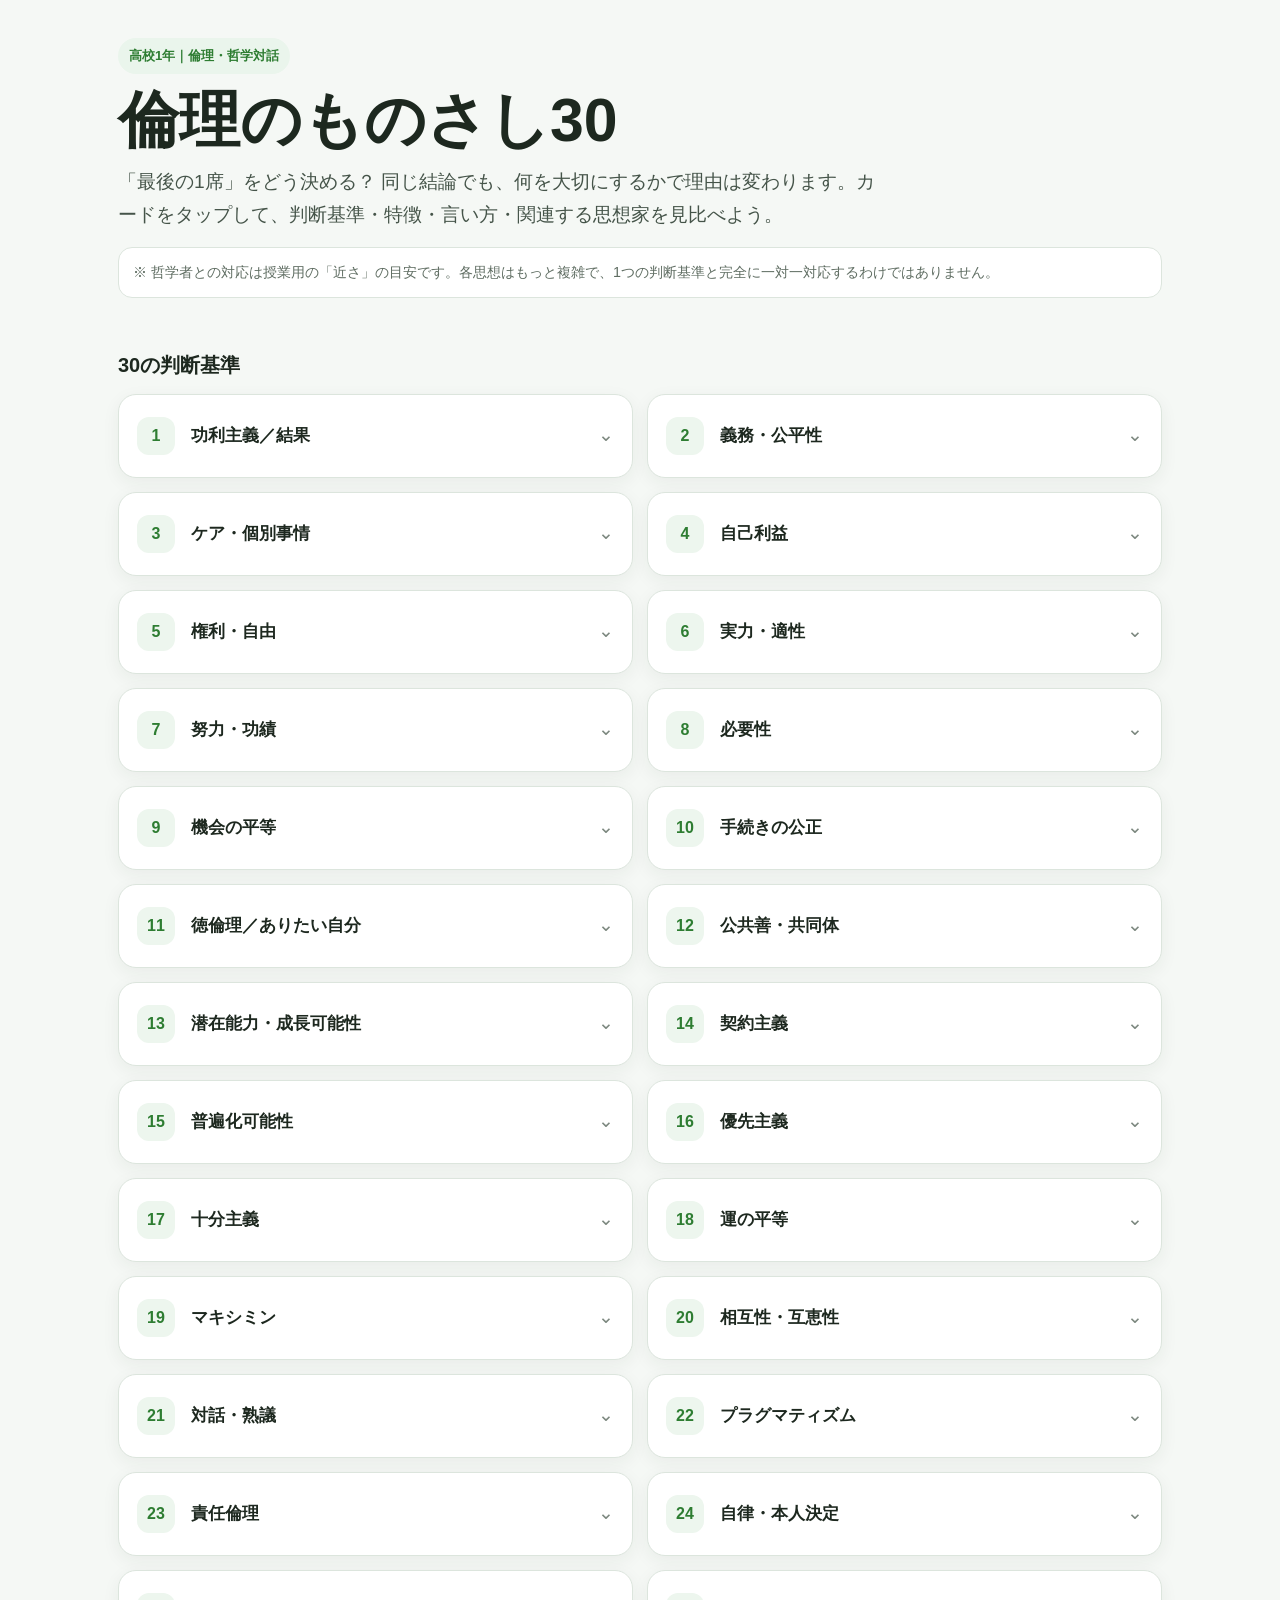
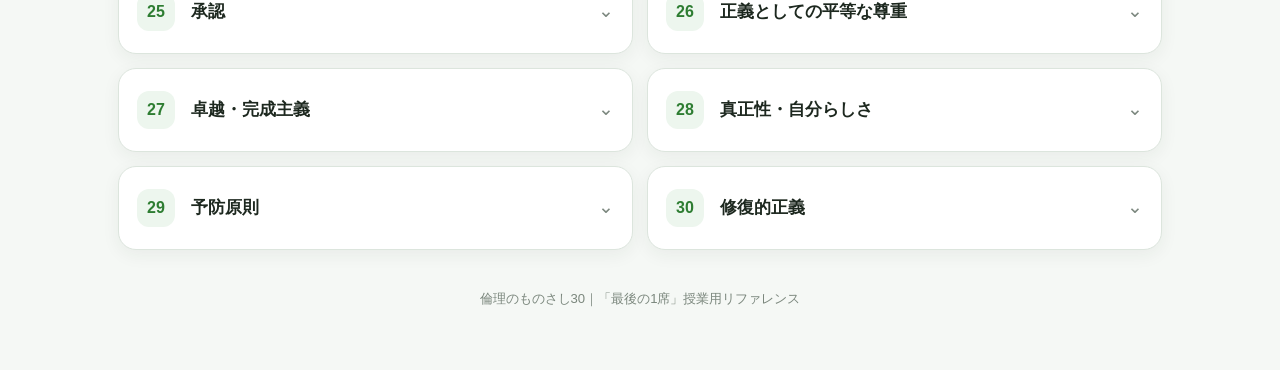
<file: index.html>
<!doctype html><html lang="ja"><head><meta charset="utf-8"><meta name="viewport" content="width=device-width,initial-scale=1,viewport-fit=cover"><meta name="theme-color" content="#f5f8f5"><title>倫理のものさし30｜最後の1席</title><style>
:root{--bg:#f5f8f5;--card:#fff;--ink:#1d281f;--sub:#5f6d62;--green:#2e7d32;--line:#dce5dd;--soft:#edf6ee;--blue:#eef4fb}*{box-sizing:border-box}body{margin:0;font-family:-apple-system,BlinkMacSystemFont,"Hiragino Sans","Yu Gothic",Meiryo,sans-serif;background:var(--bg);color:var(--ink);line-height:1.7}.wrap{max-width:1080px;margin:auto;padding:0 18px 60px}.hero{padding:38px 0 22px}.badge{display:inline-block;background:#eaf5ec;color:var(--green);font-weight:800;padding:7px 11px;border-radius:999px;font-size:.82rem}h1{font-size:clamp(2rem,7vw,3.8rem);line-height:1.08;margin:14px 0 12px}.lead{color:#455449;font-size:clamp(1rem,2.4vw,1.2rem);max-width:760px;margin:0}.note{margin-top:16px;background:#fff;border:1px solid var(--line);padding:12px 14px;border-radius:14px;color:var(--sub);font-size:.9rem}h2{font-size:1.25rem;margin:28px 0 12px}.grid{display:grid;grid-template-columns:repeat(2,minmax(0,1fr));gap:14px}details{background:var(--card);border:1px solid var(--line);border-radius:18px;overflow:hidden;box-shadow:0 5px 18px rgba(28,55,34,.06)}summary{list-style:none;padding:17px 18px;cursor:pointer;display:grid;grid-template-columns:42px 1fr auto;gap:12px;align-items:center;min-height:82px}summary::-webkit-details-marker{display:none}.num{width:38px;height:38px;border-radius:12px;background:var(--soft);color:var(--green);display:grid;place-items:center;font-weight:900}.title{font-weight:900;font-size:1.05rem;line-height:1.4}.arrow{color:#7c887f;font-size:1.2rem}.body{border-top:1px solid var(--line);padding:15px 16px 17px;display:grid;gap:10px}.box{padding:12px 13px;border-radius:13px}.feature{background:#f5f7f5}.example{background:var(--soft)}.thinker{background:var(--blue)}.box b{display:block;font-size:.8rem;color:var(--sub);margin-bottom:3px}.box p{margin:0;font-size:.95rem}.footer{margin-top:38px;text-align:center;color:#7b877d;font-size:.82rem}@media(max-width:700px){.wrap{padding-left:14px;padding-right:14px}.hero{padding-top:24px}.grid{grid-template-columns:1fr;gap:10px}summary{padding:15px;min-height:74px}.body{padding:13px}.title{font-size:1rem}}
</style></head><body><main class="wrap"><header class="hero"><span class="badge">高校1年｜倫理・哲学対話</span><h1>倫理のものさし30</h1><p class="lead">「最後の1席」をどう決める？ 同じ結論でも、何を大切にするかで理由は変わります。カードをタップして、判断基準・特徴・言い方・関連する思想家を見比べよう。</p><div class="note">※ 哲学者との対応は授業用の「近さ」の目安です。各思想はもっと複雑で、1つの判断基準と完全に一対一対応するわけではありません。</div></header><h2>30の判断基準</h2><section class="grid"><details><summary><span class="num">1</span><span class="title">功利主義／結果</span><span class="arrow">⌄</span></summary><div class="body"><div class="box feature"><b>特徴</b><p>行為の結果を重視し、より多くの人の幸福や利益が増える選択を考える。</p></div><div class="box example"><b>「最後の1席」なら、こんなふうに言う</b><p>「Aさんが参加した方がイベント全体がよくなるなら、Aさんを選んだ方がいい。」</p></div><div class="box thinker"><b>近い哲学者・倫理学者／思想</b><p>ベンサム、J.S.ミル</p></div></div></details><details><summary><span class="num">2</span><span class="title">義務・公平性</span><span class="arrow">⌄</span></summary><div class="body"><div class="box feature"><b>特徴</b><p>結果だけでなく、守るべき原則・義務・公平さを重視する。</p></div><div class="box example"><b>「最後の1席」なら、こんなふうに言う</b><p>「得意だからという理由だけで優先していいの？ 誰にでも公平な基準で決めるべきだ。」</p></div><div class="box thinker"><b>近い哲学者・倫理学者／思想</b><p>カント、ロールズ</p></div></div></details><details><summary><span class="num">3</span><span class="title">ケア・個別事情</span><span class="arrow">⌄</span></summary><div class="body"><div class="box feature"><b>特徴</b><p>一律のルールだけでなく、相手との関係や具体的状況を重視する。</p></div><div class="box example"><b>「最後の1席」なら、こんなふうに言う</b><p>「Bさんにとって、この1席は大きな意味をもつかもしれない。その事情も考えたい。」</p></div><div class="box thinker"><b>近い哲学者・倫理学者／思想</b><p>キャロル・ギリガン、ネル・ノディングズ</p></div></div></details><details><summary><span class="num">4</span><span class="title">自己利益</span><span class="arrow">⌄</span></summary><div class="body"><div class="box feature"><b>特徴</b><p>自分自身の利益、安全、幸福、損得を判断基準にする。</p></div><div class="box example"><b>「最後の1席」なら、こんなふうに言う</b><p>「Aさんを選んだ方が成功して、自分たちの評価も上がるならAさんがいい。」</p></div><div class="box thinker"><b>近い哲学者・倫理学者／思想</b><p>ホッブズ、シジウィック</p></div></div></details><details><summary><span class="num">5</span><span class="title">権利・自由</span><span class="arrow">⌄</span></summary><div class="body"><div class="box feature"><b>特徴</b><p>他人が簡単に侵してはいけない権利や自由、本人の選択を重視する。</p></div><div class="box example"><b>「最後の1席」なら、こんなふうに言う</b><p>「得意ではないという理由だけで、Bさんが挑戦する可能性を狭めていいの？」</p></div><div class="box thinker"><b>近い哲学者・倫理学者／思想</b><p>ロック、J.S.ミル、ノージック</p></div></div></details><details><summary><span class="num">6</span><span class="title">実力・適性</span><span class="arrow">⌄</span></summary><div class="body"><div class="box feature"><b>特徴</b><p>限られた機会を、その役割を最もよく果たせる人に配分する。</p></div><div class="box example"><b>「最後の1席」なら、こんなふうに言う</b><p>「1席しかないなら、その機会を一番生かせるAさんに渡した方がいい。」</p></div><div class="box thinker"><b>近い哲学者・倫理学者／思想</b><p>アリストテレスの配分的正義に近い</p></div></div></details><details><summary><span class="num">7</span><span class="title">努力・功績</span><span class="arrow">⌄</span></summary><div class="body"><div class="box feature"><b>特徴</b><p>能力だけでなく、これまでの努力・貢献・実績に応じて報いる。</p></div><div class="box example"><b>「最後の1席」なら、こんなふうに言う</b><p>「これまで一番努力して準備してきた人に、その1席を渡すべきでは？」</p></div><div class="box thinker"><b>近い哲学者・倫理学者／思想</b><p>アリストテレス、デイヴィッド・ミラー</p></div></div></details><details><summary><span class="num">8</span><span class="title">必要性</span><span class="arrow">⌄</span></summary><div class="body"><div class="box feature"><b>特徴</b><p>誰が最も優秀かではなく、誰がその機会を最も必要としているかを見る。</p></div><div class="box example"><b>「最後の1席」なら、こんなふうに言う</b><p>「この経験が進路を考える大きなきっかけになるBさんの方が、この機会を必要としている。」</p></div><div class="box thinker"><b>近い哲学者・倫理学者／思想</b><p>必要原理、マルクスに近い</p></div></div></details><details><summary><span class="num">9</span><span class="title">機会の平等</span><span class="arrow">⌄</span></summary><div class="body"><div class="box feature"><b>特徴</b><p>結果ではなく、挑戦できる機会そのものを公平にする。</p></div><div class="box example"><b>「最後の1席」なら、こんなふうに言う</b><p>「Aさんがすでに何度も経験しているなら、まだ経験のないBさんにもチャンスを与えたい。」</p></div><div class="box thinker"><b>近い哲学者・倫理学者／思想</b><p>ジョン・ロールズ</p></div></div></details><details><summary><span class="num">10</span><span class="title">手続きの公正</span><span class="arrow">⌄</span></summary><div class="body"><div class="box feature"><b>特徴</b><p>誰が選ばれたかだけでなく、決め方が公平で説明可能かを重視する。</p></div><div class="box example"><b>「最後の1席」なら、こんなふうに言う</b><p>「誰かが主観で決めるより、条件を満たした2人で抽選した方が公平では？」</p></div><div class="box thinker"><b>近い哲学者・倫理学者／思想</b><p>ロールズ、ハーバーマスに近い</p></div></div></details><details><summary><span class="num">11</span><span class="title">徳倫理／ありたい自分</span><span class="arrow">⌄</span></summary><div class="body"><div class="box feature"><b>特徴</b><p>何をするかだけでなく、自分はどんな人でありたいかから考える。</p></div><div class="box example"><b>「最後の1席」なら、こんなふうに言う</b><p>「公平で思いやりのある人なら、この状況でどう判断するだろう？」</p></div><div class="box thinker"><b>近い哲学者・倫理学者／思想</b><p>アリストテレス、マッキンタイア</p></div></div></details><details><summary><span class="num">12</span><span class="title">公共善・共同体</span><span class="arrow">⌄</span></summary><div class="body"><div class="box feature"><b>特徴</b><p>個人だけでなく、共同体全体にとって何が良いかを見る。</p></div><div class="box example"><b>「最後の1席」なら、こんなふうに言う</b><p>「参加した経験を学校のみんなに還元してくれる人を選ぶ方が、学校全体にはよいのでは？」</p></div><div class="box thinker"><b>近い哲学者・倫理学者／思想</b><p>アリストテレス、サンデル、マッキンタイア</p></div></div></details><details><summary><span class="num">13</span><span class="title">潜在能力・成長可能性</span><span class="arrow">⌄</span></summary><div class="body"><div class="box feature"><b>特徴</b><p>現在の能力より、その機会で何ができるようになるかを見る。</p></div><div class="box example"><b>「最後の1席」なら、こんなふうに言う</b><p>「今一番できる人より、この経験で可能性が大きく広がる人を選ぶのもよいのでは？」</p></div><div class="box thinker"><b>近い哲学者・倫理学者／思想</b><p>アマルティア・セン、マーサ・ヌスバウム</p></div></div></details><details><summary><span class="num">14</span><span class="title">契約主義</span><span class="arrow">⌄</span></summary><div class="body"><div class="box feature"><b>特徴</b><p>当事者それぞれが合理的に拒否できない原則かを考える。</p></div><div class="box example"><b>「最後の1席」なら、こんなふうに言う</b><p>「AさんにもBさんにも、納得できる理由として説明できる決め方にしよう。」</p></div><div class="box thinker"><b>近い哲学者・倫理学者／思想</b><p>T.M.スキャンロン</p></div></div></details><details><summary><span class="num">15</span><span class="title">普遍化可能性</span><span class="arrow">⌄</span></summary><div class="body"><div class="box feature"><b>特徴</b><p>同じルールを誰にでも、何度でも適用してよいかを考える。</p></div><div class="box example"><b>「最後の1席」なら、こんなふうに言う</b><p>「これから毎回『一番得意な人を選ぶ』というルールにしても、本当にいい？」</p></div><div class="box thinker"><b>近い哲学者・倫理学者／思想</b><p>カント、R.M.ヘア</p></div></div></details><details><summary><span class="num">16</span><span class="title">優先主義</span><span class="arrow">⌄</span></summary><div class="body"><div class="box feature"><b>特徴</b><p>同じ利益でも、より不利な立場の人が得る利益を重く見る。</p></div><div class="box example"><b>「最後の1席」なら、こんなふうに言う</b><p>「すでに多くの機会を得ているAさんより、機会の少ないBさんへの1席の方が価値が大きいのでは？」</p></div><div class="box thinker"><b>近い哲学者・倫理学者／思想</b><p>デレク・パーフィット</p></div></div></details><details><summary><span class="num">17</span><span class="title">十分主義</span><span class="arrow">⌄</span></summary><div class="body"><div class="box feature"><b>特徴</b><p>完全な平等より、全員が一定水準以上の機会を持てているかを見る。</p></div><div class="box example"><b>「最後の1席」なら、こんなふうに言う</b><p>「Aさんはすでに十分経験している。Bさんにも最低限の経験機会が必要では？」</p></div><div class="box thinker"><b>近い哲学者・倫理学者／思想</b><p>ハリー・フランクファートなど</p></div></div></details><details><summary><span class="num">18</span><span class="title">運の平等</span><span class="arrow">⌄</span></summary><div class="body"><div class="box feature"><b>特徴</b><p>本人が選べなかった事情で生じた不利は、できるだけ補うべきと考える。</p></div><div class="box example"><b>「最後の1席」なら、こんなふうに言う</b><p>「Bさんが能力を伸ばす機会を持てなかったのが本人のせいでないなら、考慮すべきでは？」</p></div><div class="box thinker"><b>近い哲学者・倫理学者／思想</b><p>ドゥオーキン、G.A.コーエン</p></div></div></details><details><summary><span class="num">19</span><span class="title">マキシミン</span><span class="arrow">⌄</span></summary><div class="body"><div class="box feature"><b>特徴</b><p>最も不利になる人の状態を、できるだけ良くすることを考える。</p></div><div class="box example"><b>「最後の1席」なら、こんなふうに言う</b><p>「この1席をもらえなかったとき、より不利になるのはどちらだろう？」</p></div><div class="box thinker"><b>近い哲学者・倫理学者／思想</b><p>ジョン・ロールズ</p></div></div></details><details><summary><span class="num">20</span><span class="title">相互性・互恵性</span><span class="arrow">⌄</span></summary><div class="body"><div class="box feature"><b>特徴</b><p>互いに助け合い、受け取ったものを返す関係を重視する。</p></div><div class="box example"><b>「最後の1席」なら、こんなふうに言う</b><p>「これまで学校に貢献してくれた人に、学校も機会を返すべきでは？」</p></div><div class="box thinker"><b>近い哲学者・倫理学者／思想</b><p>ロールズの互恵性など</p></div></div></details><details><summary><span class="num">21</span><span class="title">対話・熟議</span><span class="arrow">⌄</span></summary><div class="body"><div class="box feature"><b>特徴</b><p>当事者が理由を出し合い、話し合って決定する過程を重視する。</p></div><div class="box example"><b>「最後の1席」なら、こんなふうに言う</b><p>「AかBをこちらで決める前に、本人たちも含めて話し合って決めたら？」</p></div><div class="box thinker"><b>近い哲学者・倫理学者／思想</b><p>ユルゲン・ハーバーマス</p></div></div></details><details><summary><span class="num">22</span><span class="title">プラグマティズム</span><span class="arrow">⌄</span></summary><div class="body"><div class="box feature"><b>特徴</b><p>抽象原則だけでなく、実際に機能するかを試し、経験から改善する。</p></div><div class="box example"><b>「最後の1席」なら、こんなふうに言う</b><p>「今回はこの方法で選び、その結果を見て次回の選考方法を改善しよう。」</p></div><div class="box thinker"><b>近い哲学者・倫理学者／思想</b><p>ジョン・デューイ</p></div></div></details><details><summary><span class="num">23</span><span class="title">責任倫理</span><span class="arrow">⌄</span></summary><div class="body"><div class="box feature"><b>特徴</b><p>意図だけでなく、決定が生む結果に責任を持てるかを重視する。</p></div><div class="box example"><b>「最後の1席」なら、こんなふうに言う</b><p>「Aさんを選んでもBさんを選んでも、その結果を自分たちは説明し、引き受けられる？」</p></div><div class="box thinker"><b>近い哲学者・倫理学者／思想</b><p>マックス・ウェーバー、ハンス・ヨナス</p></div></div></details><details><summary><span class="num">24</span><span class="title">自律・本人決定</span><span class="arrow">⌄</span></summary><div class="body"><div class="box feature"><b>特徴</b><p>他人が勝手に決めず、本人の意思や自己決定を重視する。</p></div><div class="box example"><b>「最後の1席」なら、こんなふうに言う</b><p>「AさんとBさん本人は、その機会をどれくらい望んでいるのだろう？」</p></div><div class="box thinker"><b>近い哲学者・倫理学者／思想</b><p>カント、ビーチャム＆チルドレスなど</p></div></div></details><details><summary><span class="num">25</span><span class="title">承認</span><span class="arrow">⌄</span></summary><div class="body"><div class="box feature"><b>特徴</b><p>一人の人間として尊重され、価値ある存在として認められているかを見る。</p></div><div class="box example"><b>「最後の1席」なら、こんなふうに言う</b><p>「『君は得意じゃないから無理』と扱うことは、Bさんをどう評価していることになる？」</p></div><div class="box thinker"><b>近い哲学者・倫理学者／思想</b><p>アクセル・ホネット</p></div></div></details><details><summary><span class="num">26</span><span class="title">正義としての平等な尊重</span><span class="arrow">⌄</span></summary><div class="body"><div class="box feature"><b>特徴</b><p>すべての人を同じ重要性を持つ存在として扱う。</p></div><div class="box example"><b>「最後の1席」なら、こんなふうに言う</b><p>「Aさんの能力だけを高く評価して、Bさんの希望を最初から軽く扱っていない？」</p></div><div class="box thinker"><b>近い哲学者・倫理学者／思想</b><p>ロナルド・ドゥオーキン</p></div></div></details><details><summary><span class="num">27</span><span class="title">卓越・完成主義</span><span class="arrow">⌄</span></summary><div class="body"><div class="box feature"><b>特徴</b><p>優れた能力や価値ある活動を、さらに高い水準へ伸ばすことを重視する。</p></div><div class="box example"><b>「最後の1席」なら、こんなふうに言う</b><p>「一番能力のあるAさんをさらに伸ばすこと自体に価値があるのでは？」</p></div><div class="box thinker"><b>近い哲学者・倫理学者／思想</b><p>アリストテレス、ジョセフ・ラズ</p></div></div></details><details><summary><span class="num">28</span><span class="title">真正性・自分らしさ</span><span class="arrow">⌄</span></summary><div class="body"><div class="box feature"><b>特徴</b><p>周囲の評価より、本人が本当に望む生き方や選択を重視する。</p></div><div class="box example"><b>「最後の1席」なら、こんなふうに言う</b><p>「上手いかどうかではなく、本人が本当にこの経験を求めているかも大切では？」</p></div><div class="box thinker"><b>近い哲学者・倫理学者／思想</b><p>キルケゴール、サルトル、チャールズ・テイラー</p></div></div></details><details><summary><span class="num">29</span><span class="title">予防原則</span><span class="arrow">⌄</span></summary><div class="body"><div class="box feature"><b>特徴</b><p>結果が不確実なとき、重大な損失が起きる可能性を避ける。</p></div><div class="box example"><b>「最後の1席」なら、こんなふうに言う</b><p>「失敗したときの影響が大きいなら、経験のあるAさんを選ぶ方が安全では？」</p></div><div class="box thinker"><b>近い哲学者・倫理学者／思想</b><p>ハンス・ヨナス、リスク倫理に近い</p></div></div></details><details><summary><span class="num">30</span><span class="title">修復的正義</span><span class="arrow">⌄</span></summary><div class="body"><div class="box feature"><b>特徴</b><p>過去の不公平や傷ついた関係をどう修復し、仕組みを変えるかを見る。</p></div><div class="box example"><b>「最後の1席」なら、こんなふうに言う</b><p>「これまで初心者が選ばれにくかったなら、今回はその仕組み自体を見直すべきでは？」</p></div><div class="box thinker"><b>近い哲学者・倫理学者／思想</b><p>ハワード・ゼアなど</p></div></div></details></section><div class="footer">倫理のものさし30｜「最後の1席」授業用リファレンス</div></main></body></html>
</file>
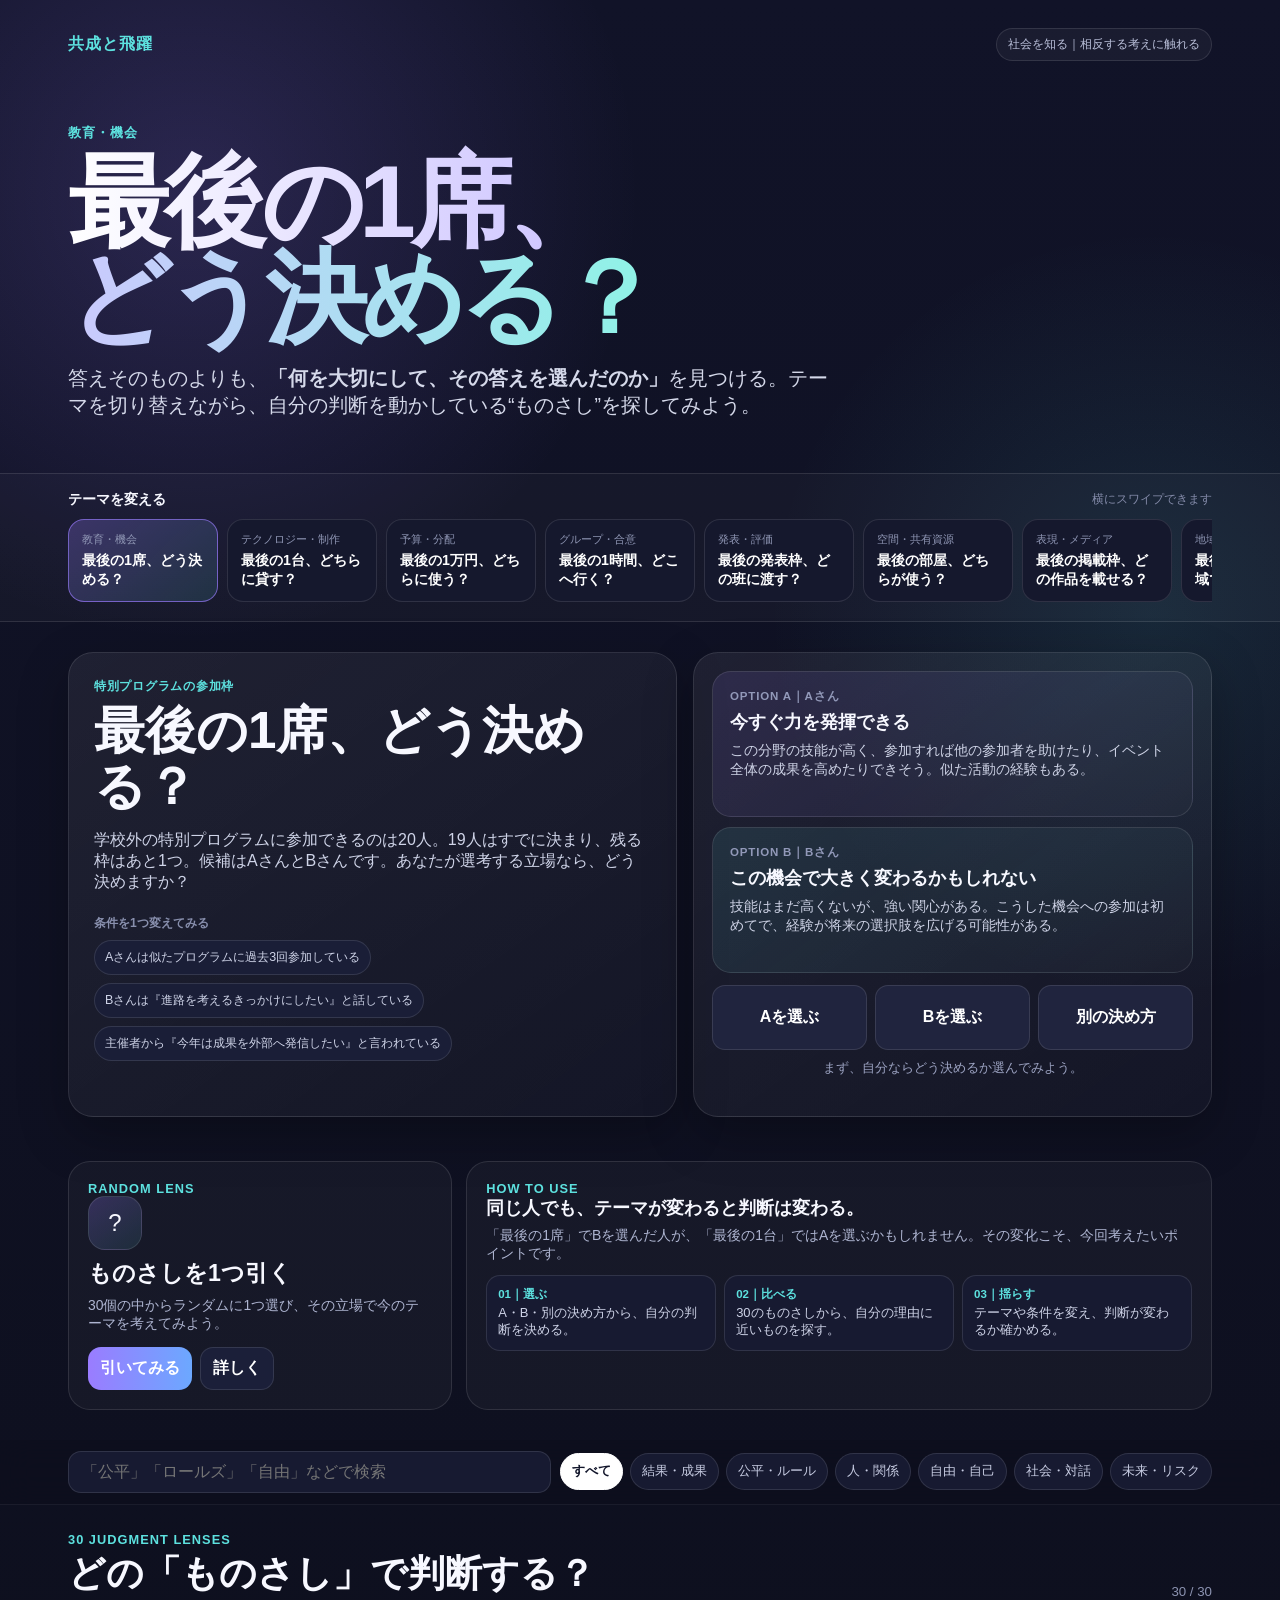
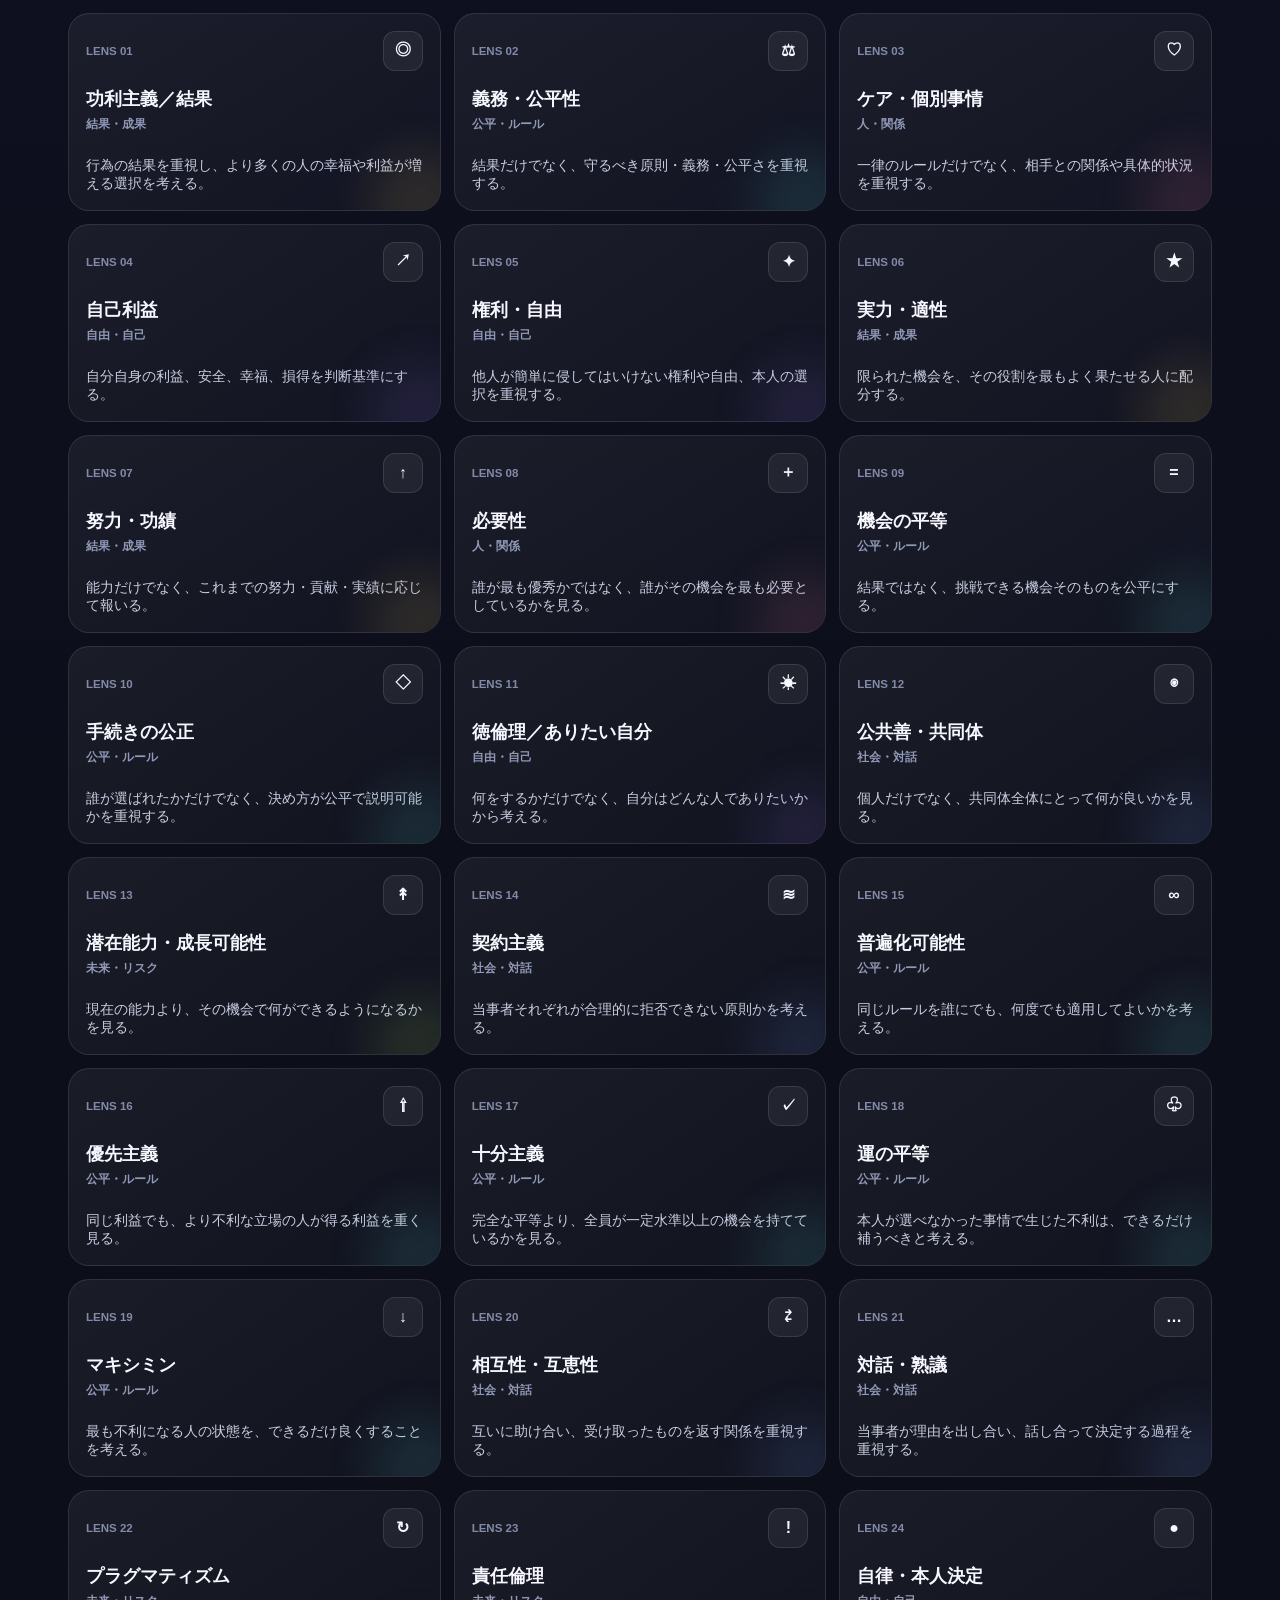
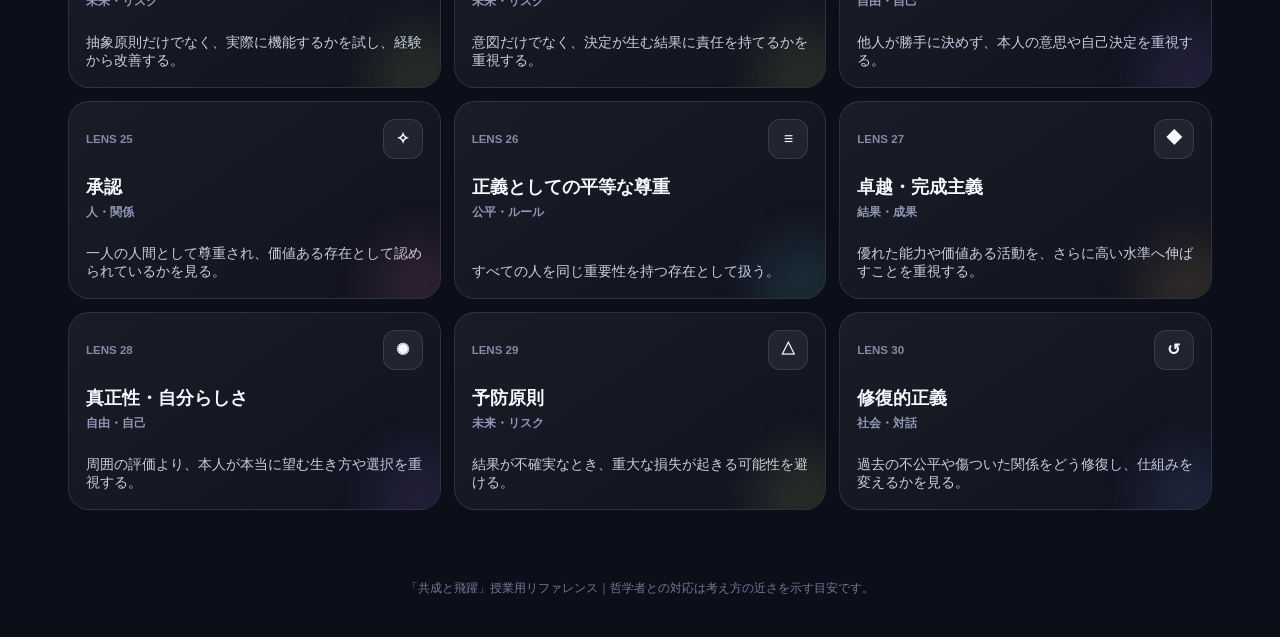
<file: moral-lens-lab/index.html>
<!doctype html>
<html lang="ja">
<head>
<meta charset="utf-8">
<meta name="viewport" content="width=device-width,initial-scale=1,viewport-fit=cover">
<meta name="theme-color" content="#101226">
<title>共成と飛躍｜判断のものさし30</title>
<style>
:root{--bg:#0d0f1e;--panel:#171a31;--text:#f7f8ff;--sub:#b8bed8;--purple:#9a7cff;--cyan:#5de1df;--lime:#b9f36a;--pink:#ff8ab3;--yellow:#ffd86b;--line:rgba(255,255,255,.11);--shadow:0 18px 50px rgba(0,0,0,.27)}
*{box-sizing:border-box}html{scroll-behavior:smooth}body{margin:0;font-family:-apple-system,BlinkMacSystemFont,"Hiragino Sans","Yu Gothic",Meiryo,sans-serif;color:var(--text);background:radial-gradient(circle at 15% 5%,rgba(154,124,255,.19),transparent 28rem),radial-gradient(circle at 90% 16%,rgba(93,225,223,.11),transparent 24rem),linear-gradient(180deg,#111328,#0c0e1a 65%);min-height:100vh}button,input{font:inherit}.wrap{max-width:1180px;margin:auto;padding:0 18px}.hero{padding:28px 0 20px}.topline{display:flex;align-items:center;justify-content:space-between;gap:12px}.brand{font-weight:900;letter-spacing:.06em;color:var(--cyan)}.badge{border:1px solid var(--line);border-radius:999px;padding:7px 11px;color:var(--sub);font-size:.78rem;background:rgba(255,255,255,.04)}
.heroMain{padding:clamp(28px,6vw,64px) 0 34px;max-width:920px}.eyebrow{font-size:.8rem;color:var(--cyan);font-weight:900;letter-spacing:.08em}.hero h1{font-size:clamp(2.7rem,8.5vw,6.4rem);line-height:.94;letter-spacing:-.055em;margin:12px 0 18px}.grad{background:linear-gradient(90deg,#fff 0%,#cfc6ff 44%,#8ef3e6 100%);-webkit-background-clip:text;color:transparent}.lead{font-size:clamp(1rem,2.3vw,1.22rem);max-width:760px;color:#d5d9ea;margin:0}
.themeBand{border-top:1px solid var(--line);border-bottom:1px solid var(--line);background:rgba(255,255,255,.025);padding:16px 0}.themeHead{display:flex;justify-content:space-between;align-items:center;gap:12px;margin-bottom:10px}.themeTitle{font-weight:900;font-size:.9rem}.themeHint{font-size:.78rem;color:#838aa8}.themes{display:flex;gap:9px;overflow-x:auto;padding-bottom:3px;scrollbar-width:none}.themes::-webkit-scrollbar{display:none}.themeBtn{min-width:150px;text-align:left;border:1px solid var(--line);background:#15182d;color:#fff;border-radius:16px;padding:12px 13px;cursor:pointer}.themeBtn.active{background:linear-gradient(135deg,rgba(154,124,255,.26),rgba(93,225,223,.12));border-color:rgba(154,124,255,.65)}.themeBtn small{display:block;color:#8f96b4;font-size:.69rem;margin-bottom:4px}.themeBtn b{font-size:.89rem;line-height:1.35}
.scenario{padding:30px 0 22px}.scenarioGrid{display:grid;grid-template-columns:1.08fr .92fr;gap:16px}.sceneIntro,.choicePanel{background:linear-gradient(145deg,rgba(255,255,255,.065),rgba(255,255,255,.025));border:1px solid var(--line);border-radius:25px;box-shadow:var(--shadow)}.sceneIntro{padding:25px}.sceneKicker{font-size:.78rem;color:var(--cyan);font-weight:900;letter-spacing:.06em}.sceneIntro h2{font-size:clamp(1.8rem,4vw,3.25rem);line-height:1.1;margin:8px 0 14px}.sceneIntro>p{color:#cfd4e8;margin:0}.twistTitle{font-size:.76rem;color:#888fad;margin:22px 0 8px;font-weight:800}.twists{display:flex;gap:8px;flex-wrap:wrap}.twist{border:1px solid var(--line);background:#1a1e37;color:#cfd4e8;border-radius:999px;padding:8px 10px;font-size:.78rem;cursor:pointer}.twist.active{background:#fff;color:#11152a;border-color:#fff}.twistNote{margin-top:10px;color:var(--yellow);font-size:.85rem;min-height:1.5em}
.choicePanel{padding:18px;display:grid;gap:10px}.choiceCard{border:1px solid var(--line);border-radius:19px;padding:17px;background:#15182d}.choiceCard.a{background:linear-gradient(145deg,rgba(154,124,255,.12),rgba(255,255,255,.025))}.choiceCard.b{background:linear-gradient(145deg,rgba(93,225,223,.10),rgba(255,255,255,.025))}.choiceLabel{font-size:.72rem;font-weight:900;letter-spacing:.07em;color:#9299b9}.choiceCard h3{margin:5px 0 7px;font-size:1.14rem}.choiceCard p{margin:0;color:#cdd2e5;font-size:.89rem}.decision{display:grid;grid-template-columns:1fr 1fr 1fr;gap:8px;margin-top:2px}.decision button{border:1px solid var(--line);border-radius:13px;padding:11px 7px;background:#20243e;color:#fff;font-weight:900;cursor:pointer}.decision button.selected{background:#fff;color:#11152a}.decisionMsg{text-align:center;color:#9ca3c2;font-size:.8rem;min-height:1.4em}
.toolArea{padding:22px 0 8px}.labGrid{display:grid;grid-template-columns:.68fr 1.32fr;gap:14px}.randomBox,.guideBox{border:1px solid var(--line);background:rgba(255,255,255,.035);border-radius:22px;padding:19px}.randomBox .big{font-size:1.45rem;font-weight:900;margin:8px 0}.randomIcon{width:54px;height:54px;border-radius:17px;background:linear-gradient(145deg,rgba(154,124,255,.24),rgba(93,225,223,.10));display:grid;place-items:center;font-size:1.5rem;border:1px solid var(--line)}.randomBox p,.guideBox p{color:#aeb5d1;font-size:.87rem;margin:6px 0 0}.actions{display:flex;gap:8px;margin-top:14px}.primary,.ghost{border:1px solid var(--line);border-radius:13px;padding:10px 12px;font-weight:900;cursor:pointer}.primary{background:linear-gradient(90deg,var(--purple),#6ca8ff);color:#fff;border:0}.ghost{background:#1b1f39;color:#fff}.guideBox strong{display:block;font-size:1.1rem;margin-bottom:7px}.guideSteps{display:grid;grid-template-columns:repeat(3,1fr);gap:8px;margin-top:12px}.step{background:#171a31;border:1px solid var(--line);border-radius:14px;padding:11px;font-size:.81rem;color:#cdd2e6}.step b{display:block;color:var(--cyan);font-size:.72rem;margin-bottom:3px}
.toolbar{position:sticky;top:0;z-index:30;background:rgba(13,15,30,.85);backdrop-filter:blur(16px);border-bottom:1px solid rgba(255,255,255,.06);padding:11px 0;margin-top:22px}.toolbarIn{max-width:1180px;margin:auto;padding:0 18px;display:flex;gap:9px;align-items:center}.search{min-width:220px;flex:1;background:#171a31;border:1px solid var(--line);color:#fff;border-radius:13px;padding:11px 13px;outline:none}.chips{display:flex;gap:7px;overflow-x:auto;white-space:nowrap}.chip{border:1px solid var(--line);background:#171a31;color:#c7cce2;padding:9px 11px;border-radius:999px;cursor:pointer;font-size:.8rem}.chip.active{background:#fff;color:#11152a;border-color:#fff;font-weight:900}
.lenses{padding:27px 0 70px}.sectionHead{display:flex;justify-content:space-between;align-items:end;gap:12px;margin-bottom:14px}.sectionHead h2{font-size:clamp(1.5rem,3vw,2.3rem);margin:3px 0 0}.count{color:#8c93b1;font-size:.83rem}.grid{display:grid;grid-template-columns:repeat(3,minmax(0,1fr));gap:13px}.card{border:1px solid var(--line);background:linear-gradient(145deg,rgba(255,255,255,.06),rgba(255,255,255,.022));border-radius:21px;padding:17px;min-height:198px;cursor:pointer;display:flex;flex-direction:column;position:relative;overflow:hidden;transition:.18s transform,.18s border-color}.card:hover{transform:translateY(-3px);border-color:rgba(255,255,255,.25)}.card:after{content:"";position:absolute;width:100px;height:100px;border-radius:50%;right:-30px;bottom:-42px;background:var(--glow);filter:blur(25px);opacity:.12}.cardTop{display:flex;justify-content:space-between;align-items:center}.no{font-size:.72rem;color:#838aa8;font-weight:900}.ico{width:40px;height:40px;border:1px solid var(--line);border-radius:12px;display:grid;place-items:center;background:rgba(255,255,255,.06);font-weight:900}.card h3{font-size:1.1rem;margin:16px 0 6px}.tag{font-size:.72rem;color:#9299b7;font-weight:800}.quick{margin:auto 0 0;color:#c9cee1;font-size:.86rem}.empty{display:none;text-align:center;padding:45px;color:#939ab8}
.drawer{position:fixed;inset:0;z-index:100;display:none}.drawer.show{display:block}.backdrop{position:absolute;inset:0;background:rgba(3,4,11,.73);backdrop-filter:blur(6px)}.sheet{position:absolute;right:0;top:0;height:100%;width:min(570px,100%);background:#12152a;border-left:1px solid var(--line);padding:20px;overflow:auto;box-shadow:-22px 0 60px rgba(0,0,0,.38);animation:slide .2s ease-out}@keyframes slide{from{transform:translateX(35px);opacity:.4}to{transform:none;opacity:1}}.close{margin-left:auto;width:42px;height:42px;border:1px solid var(--line);border-radius:13px;background:#1c2039;color:#fff;font-size:1.2rem}.bigIcon{width:76px;height:76px;border-radius:23px;display:grid;place-items:center;font-size:2rem;background:linear-gradient(145deg,rgba(154,124,255,.24),rgba(93,225,223,.11));border:1px solid var(--line);margin:20px 0}.sheet h2{font-size:clamp(1.8rem,7vw,3rem);line-height:1.08;margin:0}.meta{color:var(--cyan);font-weight:900;font-size:.8rem;margin-bottom:8px}.info{margin-top:18px;padding:15px;border-radius:17px;background:#1a1e36;border:1px solid var(--line)}.info b{display:block;color:#9199b9;font-size:.76rem;margin-bottom:6px}.info p{margin:0;color:#eef0fa}.quote{background:linear-gradient(145deg,rgba(185,243,106,.10),rgba(93,225,223,.055));border-color:rgba(185,243,106,.2)}.quote p{font-weight:800;font-size:1.03rem}.tip{margin-top:17px;color:#8f96b4;font-size:.8rem}footer{text-align:center;color:#727995;font-size:.76rem;padding:0 0 40px}
@media(max-width:900px){.scenarioGrid,.labGrid{grid-template-columns:1fr}.grid{grid-template-columns:repeat(2,minmax(0,1fr))}.guideSteps{grid-template-columns:1fr 1fr 1fr}}
@media(max-width:650px){.wrap{padding:0 13px}.hero{padding-top:18px}.badge{display:none}.heroMain{padding-top:34px}.themeBand .wrap{padding-right:0}.themes{padding-right:13px}.themeBtn{min-width:142px}.scenario{padding-top:20px}.sceneIntro,.choicePanel{border-radius:21px}.decision{grid-template-columns:1fr 1fr 1fr}.toolArea{padding-top:12px}.guideSteps{grid-template-columns:1fr}.toolbarIn{padding:0 13px;display:block}.search{width:100%;margin-bottom:8px}.chips{padding-bottom:2px}.grid{grid-template-columns:1fr;gap:9px}.card{min-height:158px;border-radius:18px}.sheet{top:auto;bottom:0;height:min(87vh,780px);width:100%;border-left:0;border-top:1px solid var(--line);border-radius:23px 23px 0 0}}
</style>
</head>
<body>
<header class="hero"><div class="wrap">
<div class="topline"><div class="brand">共成と飛躍</div><div class="badge">社会を知る｜相反する考えに触れる</div></div>
<div class="heroMain"><div class="eyebrow" id="heroField">教育・機会</div><h1><span class="grad" id="heroTitle">最後の1席、<br>どう決める？</span></h1><p class="lead">答えそのものよりも、<b>「何を大切にして、その答えを選んだのか」</b>を見つける。テーマを切り替えながら、自分の判断を動かしている“ものさし”を探してみよう。</p></div>
</div></header>
<section class="themeBand"><div class="wrap"><div class="themeHead"><div class="themeTitle">テーマを変える</div><div class="themeHint">横にスワイプできます</div></div><div class="themes" id="themes"></div></div></section>
<main>
<section class="scenario"><div class="wrap"><div class="scenarioGrid">
<article class="sceneIntro"><div class="sceneKicker" id="sceneKicker"></div><h2 id="sceneTitle"></h2><p id="sceneIntro"></p><div class="twistTitle">条件を1つ変えてみる</div><div class="twists" id="twists"></div><div class="twistNote" id="twistNote"></div></article>
<aside class="choicePanel">
<div class="choiceCard a"><div class="choiceLabel" id="aLabel">OPTION A</div><h3 id="aTitle"></h3><p id="aText"></p></div>
<div class="choiceCard b"><div class="choiceLabel" id="bLabel">OPTION B</div><h3 id="bTitle"></h3><p id="bText"></p></div>
<div class="decision"><button id="chooseA">Aを選ぶ</button><button id="chooseB">Bを選ぶ</button><button id="chooseOther">別の決め方</button></div><div class="decisionMsg" id="decisionMsg">まず、自分ならどう決めるか選んでみよう。</div>
</aside>
</div></div></section>
<section class="toolArea"><div class="wrap"><div class="labGrid">
<div class="randomBox"><div class="eyebrow">RANDOM LENS</div><div class="randomIcon" id="rIcon">?</div><div class="big" id="rTitle">ものさしを1つ引く</div><p id="rDesc">30個の中からランダムに1つ選び、その立場で今のテーマを考えてみよう。</p><div class="actions"><button class="primary" id="randomBtn">引いてみる</button><button class="ghost" id="openRandom" disabled>詳しく</button></div></div>
<div class="guideBox"><div class="eyebrow">HOW TO USE</div><strong>同じ人でも、テーマが変わると判断は変わる。</strong><p>「最後の1席」でBを選んだ人が、「最後の1台」ではAを選ぶかもしれません。その変化こそ、今回考えたいポイントです。</p><div class="guideSteps"><div class="step"><b>01｜選ぶ</b>A・B・別の決め方から、自分の判断を決める。</div><div class="step"><b>02｜比べる</b>30のものさしから、自分の理由に近いものを探す。</div><div class="step"><b>03｜揺らす</b>テーマや条件を変え、判断が変わるか確かめる。</div></div></div>
</div></div></section>
<div class="toolbar"><div class="toolbarIn"><input id="search" class="search" placeholder="「公平」「ロールズ」「自由」などで検索"><div class="chips" id="chips"></div></div></div>
<section class="lenses"><div class="wrap"><div class="sectionHead"><div><div class="eyebrow">30 JUDGMENT LENSES</div><h2>どの「ものさし」で判断する？</h2></div><div class="count" id="count"></div></div><div class="grid" id="grid"></div><div class="empty" id="empty">条件に合うものさしがありません。</div></div></section>
</main>
<div class="drawer" id="drawer"><div class="backdrop" id="backdrop"></div><article class="sheet"><button class="close" id="closeBtn">×</button><div class="bigIcon" id="dIcon"></div><div class="meta" id="dMeta"></div><h2 id="dTitle"></h2><div class="info"><b>このものさしの特徴</b><p id="dDesc"></p></div><div class="info quote"><b id="exampleLabel">このテーマなら、こんなふうに言う</b><p id="dEx"></p></div><div class="info"><b>近い哲学者・倫理学者／思想</b><p id="dThinker"></p></div><div class="tip">同じ結論でも、理由が違えば使っている「ものさし」は違います。</div></article></div>
<footer>「共成と飛躍」授業用リファレンス｜哲学者との対応は考え方の近さを示す目安です。</footer>
<script>
const LENSES=[{"n":1,"t":"功利主義／結果","cat":"結果・成果","icon":"◎","d":"行為の結果を重視し、より多くの人の幸福や利益が増える選択を考える。","th":"ベンサム、J.S.ミル"},{"n":2,"t":"義務・公平性","cat":"公平・ルール","icon":"⚖","d":"結果だけでなく、守るべき原則・義務・公平さを重視する。","th":"カント、ロールズ"},{"n":3,"t":"ケア・個別事情","cat":"人・関係","icon":"♡","d":"一律のルールだけでなく、相手との関係や具体的状況を重視する。","th":"キャロル・ギリガン、ネル・ノディングズ"},{"n":4,"t":"自己利益","cat":"自由・自己","icon":"↗","d":"自分自身の利益、安全、幸福、損得を判断基準にする。","th":"ホッブズ、シジウィック"},{"n":5,"t":"権利・自由","cat":"自由・自己","icon":"✦","d":"他人が簡単に侵してはいけない権利や自由、本人の選択を重視する。","th":"ロック、J.S.ミル、ノージック"},{"n":6,"t":"実力・適性","cat":"結果・成果","icon":"★","d":"限られた機会を、その役割を最もよく果たせる人に配分する。","th":"アリストテレスの配分的正義に近い"},{"n":7,"t":"努力・功績","cat":"結果・成果","icon":"↑","d":"能力だけでなく、これまでの努力・貢献・実績に応じて報いる。","th":"アリストテレス、デイヴィッド・ミラー"},{"n":8,"t":"必要性","cat":"人・関係","icon":"＋","d":"誰が最も優秀かではなく、誰がその機会を最も必要としているかを見る。","th":"必要原理、マルクスに近い"},{"n":9,"t":"機会の平等","cat":"公平・ルール","icon":"=","d":"結果ではなく、挑戦できる機会そのものを公平にする。","th":"ジョン・ロールズ"},{"n":10,"t":"手続きの公正","cat":"公平・ルール","icon":"◇","d":"誰が選ばれたかだけでなく、決め方が公平で説明可能かを重視する。","th":"ロールズ、ハーバーマスに近い"},{"n":11,"t":"徳倫理／ありたい自分","cat":"自由・自己","icon":"☀","d":"何をするかだけでなく、自分はどんな人でありたいかから考える。","th":"アリストテレス、マッキンタイア"},{"n":12,"t":"公共善・共同体","cat":"社会・対話","icon":"◉","d":"個人だけでなく、共同体全体にとって何が良いかを見る。","th":"アリストテレス、サンデル、マッキンタイア"},{"n":13,"t":"潜在能力・成長可能性","cat":"未来・リスク","icon":"↟","d":"現在の能力より、その機会で何ができるようになるかを見る。","th":"アマルティア・セン、マーサ・ヌスバウム"},{"n":14,"t":"契約主義","cat":"社会・対話","icon":"≋","d":"当事者それぞれが合理的に拒否できない原則かを考える。","th":"T.M.スキャンロン"},{"n":15,"t":"普遍化可能性","cat":"公平・ルール","icon":"∞","d":"同じルールを誰にでも、何度でも適用してよいかを考える。","th":"カント、R.M.ヘア"},{"n":16,"t":"優先主義","cat":"公平・ルール","icon":"⇧","d":"同じ利益でも、より不利な立場の人が得る利益を重く見る。","th":"デレク・パーフィット"},{"n":17,"t":"十分主義","cat":"公平・ルール","icon":"✓","d":"完全な平等より、全員が一定水準以上の機会を持てているかを見る。","th":"ハリー・フランクファートなど"},{"n":18,"t":"運の平等","cat":"公平・ルール","icon":"♧","d":"本人が選べなかった事情で生じた不利は、できるだけ補うべきと考える。","th":"ドゥオーキン、G.A.コーエン"},{"n":19,"t":"マキシミン","cat":"公平・ルール","icon":"↓","d":"最も不利になる人の状態を、できるだけ良くすることを考える。","th":"ジョン・ロールズ"},{"n":20,"t":"相互性・互恵性","cat":"社会・対話","icon":"⇄","d":"互いに助け合い、受け取ったものを返す関係を重視する。","th":"ロールズの互恵性など"},{"n":21,"t":"対話・熟議","cat":"社会・対話","icon":"…","d":"当事者が理由を出し合い、話し合って決定する過程を重視する。","th":"ユルゲン・ハーバーマス"},{"n":22,"t":"プラグマティズム","cat":"未来・リスク","icon":"↻","d":"抽象原則だけでなく、実際に機能するかを試し、経験から改善する。","th":"ジョン・デューイ"},{"n":23,"t":"責任倫理","cat":"未来・リスク","icon":"!","d":"意図だけでなく、決定が生む結果に責任を持てるかを重視する。","th":"マックス・ウェーバー、ハンス・ヨナス"},{"n":24,"t":"自律・本人決定","cat":"自由・自己","icon":"●","d":"他人が勝手に決めず、本人の意思や自己決定を重視する。","th":"カント、ビーチャム＆チルドレスなど"},{"n":25,"t":"承認","cat":"人・関係","icon":"✧","d":"一人の人間として尊重され、価値ある存在として認められているかを見る。","th":"アクセル・ホネット"},{"n":26,"t":"正義としての平等な尊重","cat":"公平・ルール","icon":"≡","d":"すべての人を同じ重要性を持つ存在として扱う。","th":"ロナルド・ドゥオーキン"},{"n":27,"t":"卓越・完成主義","cat":"結果・成果","icon":"◆","d":"優れた能力や価値ある活動を、さらに高い水準へ伸ばすことを重視する。","th":"アリストテレス、ジョセフ・ラズ"},{"n":28,"t":"真正性・自分らしさ","cat":"自由・自己","icon":"✺","d":"周囲の評価より、本人が本当に望む生き方や選択を重視する。","th":"キルケゴール、サルトル、チャールズ・テイラー"},{"n":29,"t":"予防原則","cat":"未来・リスク","icon":"△","d":"結果が不確実なとき、重大な損失が起きる可能性を避ける。","th":"ハンス・ヨナス、リスク倫理に近い"},{"n":30,"t":"修復的正義","cat":"社会・対話","icon":"↺","d":"過去の不公平や傷ついた関係をどう修復し、仕組みを変えるかを見る。","th":"ハワード・ゼアなど"}];
const SCENARIOS=[{"id":"seat","field":"教育・機会","title":"最後の1席、どう決める？","kicker":"特別プログラムの参加枠","intro":"学校外の特別プログラムに参加できるのは20人。19人はすでに決まり、残る枠はあと1つ。候補はAさんとBさんです。あなたが選考する立場なら、どう決めますか？","aName":"Aさん","aTitle":"今すぐ力を発揮できる","a":"この分野の技能が高く、参加すれば他の参加者を助けたり、イベント全体の成果を高めたりできそう。似た活動の経験もある。","bName":"Bさん","bTitle":"この機会で大きく変わるかもしれない","b":"技能はまだ高くないが、強い関心がある。こうした機会への参加は初めてで、経験が将来の選択肢を広げる可能性がある。","resource":"最後の1席","aOutcome":"Aさんが力を発揮し、プログラム全体の成果が高まりそう","bNeed":"Bさんにとって初めての大きな機会になる","community":"参加者や学校全体","twists":["Aさんは似たプログラムに過去3回参加している","Bさんは『進路を考えるきっかけにしたい』と話している","主催者から『今年は成果を外部へ発信したい』と言われている"]},{"id":"camera","field":"テクノロジー・制作","title":"最後の1台、どちらに貸す？","kicker":"高性能カメラの貸出","intro":"学校に貸し出せる高性能カメラが1台だけあります。今日使いたい班が2つ重なりました。どちらに貸しますか？","aName":"A班","aTitle":"使いこなせる経験者","a":"映像制作が得意な班。カメラを使えば完成度の高い作品を作れそうで、外部発表にも出す予定。","bName":"B班","bTitle":"初めて本格的に挑戦する","b":"映像制作は初心者。ただし今回をきっかけに本格的に挑戦したい。高性能カメラを使った経験はない。","resource":"最後の1台","aOutcome":"A班が高い完成度の作品を作れそう","bNeed":"B班にとって初めて本格的な制作に挑戦する機会になる","community":"制作に関わる生徒や学校","twists":["A班は今月すでに2回このカメラを使っている","B班にはスマホ以外の代替機材がない","作品は来週、外部の来場者に公開される"]},{"id":"budget","field":"予算・分配","title":"最後の1万円、どちらに使う？","kicker":"学園祭の追加予算","intro":"学園祭の準備中、追加で使える予算が1万円だけ出ました。A企画とB企画のどちらか一方にしか渡せません。","aName":"A企画","aTitle":"すでに人気の企画をさらに伸ばす","a":"毎年人気が高く、多くの来場者が来る企画。1万円あれば演出を強化でき、さらに多くの人が楽しめそう。","bName":"B企画","bTitle":"今のままだと苦しい企画を立て直す","b":"まだ注目されていない企画。1万円あれば内容を改善でき、初めて形になるアイデアもある。","resource":"最後の1万円","aOutcome":"A企画でより多くの来場者を楽しませられそう","bNeed":"B企画は追加予算がないと十分な形にしにくい","community":"学園祭全体","twists":["A企画はもともとの予算もB企画より多い","B企画は高校1年生が初めて挑戦している企画","今年の学園祭の目標は『今までにない挑戦』である"]},{"id":"hour","field":"グループ・合意","title":"最後の1時間、どこへ行く？","kicker":"校外研修の自由時間","intro":"5人グループで校外研修に来ています。自由時間は残り1時間。グループは全員一緒に行動する決まりです。","aName":"A案","aTitle":"4人が行きたい人気スポット","a":"4人が強く希望している有名スポット。短時間でも楽しめて、全員で写真も撮れそう。","bName":"B案","bTitle":"1人が行きたい小さな博物館","b":"希望しているのは1人だけ。ただ、その人はこのテーマを以前から調べていて、今回ぜひ見たいと考えている。","resource":"最後の1時間","aOutcome":"4人の希望をかなえられ、グループ全体の満足は高くなりそう","bNeed":"B案を希望する1人にとって、この場所を訪れる意味が特に大きい","community":"5人のグループ","twists":["人気スポットは明日の自由時間にも行ける","博物館は今日のこの時間で閉館する","B案を希望する人は、事前調査を一番多く担当していた"]},{"id":"presentation","field":"発表・評価","title":"最後の発表枠、どの班に渡す？","kicker":"外部ゲストへの発表","intro":"外部ゲストの前で発表できる枠があと1つだけあります。候補はA班とB班です。","aName":"A班","aTitle":"完成度が高く、説明も上手い","a":"データもそろっており、発表練習も十分。今の段階で高い評価を得られそう。","bName":"B班","bTitle":"粗いが、新しい問いを持っている","b":"まだ整理不足だが、これまでにない視点のアイデアがある。発表経験はほとんどない。","resource":"最後の発表枠","aOutcome":"A班なら安定して質の高い発表ができそう","bNeed":"B班にとって外部から意見をもらう貴重な成長機会になる","community":"発表会や参加する生徒全体","twists":["A班は昨年度も外部発表に選ばれている","外部ゲストは企業の専門家で、完成度も重視すると伝えている","B班のテーマは地域の新しい課題を扱っている"]},{"id":"room","field":"空間・共有資源","title":"最後の部屋、どちらが使う？","kicker":"放課後の活動スペース","intro":"放課後に使える広い活動室が1部屋だけ空いています。AとBの2団体が同じ時間に希望しています。","aName":"A部","aTitle":"30人で活動する大人数の部活","a":"人数が多く、普通教室ではかなり窮屈。広い部屋なら全員で活動しやすい。","bName":"Bチーム","bTitle":"5人だが、この部屋の設備が必要","b":"人数は少ない。ただ、この部屋にしかない設備を使わないと予定している活動ができない。","resource":"最後の部屋","aOutcome":"A部30人が快適に活動できる","bNeed":"Bチームはこの部屋でなければ活動そのものが難しい","community":"放課後活動をする生徒全体","twists":["A部は別の普通教室なら確保できる","Bチームは今週が作品提出の締切","A部は学校行事に向けて全員練習が必要"]},{"id":"publish","field":"表現・メディア","title":"最後の掲載枠、どの作品を載せる？","kicker":"学校サイトの作品紹介","intro":"学校サイトで生徒作品を1つだけ大きく紹介できることになりました。候補作品はAとBです。","aName":"A作品","aTitle":"技術が高く、完成度が高い","a":"すでにコンテストでも評価された作品。見た人に学校の制作レベルが伝わりやすい。","bName":"B作品","bTitle":"粗さはあるが、問いが強い","b":"技術的には未完成な部分があるが、身近な社会課題について独自のメッセージを持っている。","resource":"最後の掲載枠","aOutcome":"A作品なら学校の高い制作力を分かりやすく伝えられそう","bNeed":"B作品にとって外部へ問いを届ける初めての機会になる","community":"作品を見る人や学校全体","twists":["A作品はすでに別媒体でも紹介されている","B作品の作者はこのテーマの当事者に聞き取りをしている","今回の記事は学校の広報にも使われる予定"]},{"id":"community","field":"地域・公共","title":"最後の100万円、地域でどう使う？","kicker":"地域の小さな改善予算","intro":"地域をよくするために使える予算が100万円あります。今回はA案かB案のどちらか一方しか実現できません。","aName":"A案","aTitle":"公園の遊具を新しくする","a":"利用者が多い公園。遊具を新しくすれば、たくさんの子どもや家族が楽しめる。","bName":"B案","bTitle":"バス停に屋根とベンチをつくる","b":"利用人数は公園より少ないが、高齢者や移動が大変な人が雨や暑さの中で待つ負担を減らせる。","resource":"最後の100万円","aOutcome":"A案ならより多くの住民が日常的に恩恵を受けそう","bNeed":"B案は少人数でも、負担が大きい人の困りごとを直接減らせる","community":"地域の住民","twists":["公園の遊具はまだ使用できるが古くなっている","バス停は病院へ向かう人も多く利用する","翌年度にも同額の予算が出る保証はない"]}];
const COLORS={"結果・成果":"#ffd86b","公平・ルール":"#5de1df","人・関係":"#ff8ab3","自由・自己":"#9a7cff","社会・対話":"#7aa7ff","未来・リスク":"#b9f36a"};
let activeCat="すべて", currentScenario=SCENARIOS[0], currentLens=null;

const themes=document.getElementById("themes"),grid=document.getElementById("grid"),chips=document.getElementById("chips"),search=document.getElementById("search");
SCENARIOS.forEach((s,i)=>{const b=document.createElement("button");b.className="themeBtn"+(i===0?" active":"");b.dataset.id=s.id;b.innerHTML="<small>"+s.field+"</small><b>"+s.title+"</b>";b.onclick=()=>setScenario(s.id);themes.appendChild(b)});
["すべて",...new Set(LENSES.map(x=>x.cat))].forEach(c=>{const b=document.createElement("button");b.className="chip"+(c==="すべて"?" active":"");b.textContent=c;b.onclick=()=>{activeCat=c;[...chips.children].forEach(x=>x.classList.toggle("active",x.textContent===c));renderLenses()};chips.appendChild(b)});

function setScenario(id){
 currentScenario=SCENARIOS.find(x=>x.id===id);
 [...themes.children].forEach(x=>x.classList.toggle("active",x.dataset.id===id));
 document.getElementById("heroField").textContent=currentScenario.field;
 document.getElementById("heroTitle").innerHTML=currentScenario.title.replace("、","、<br>");
 document.getElementById("sceneKicker").textContent=currentScenario.kicker;
 document.getElementById("sceneTitle").textContent=currentScenario.title;
 document.getElementById("sceneIntro").textContent=currentScenario.intro;
 document.getElementById("aLabel").textContent="OPTION A｜"+currentScenario.aName;
 document.getElementById("aTitle").textContent=currentScenario.aTitle;
 document.getElementById("aText").textContent=currentScenario.a;
 document.getElementById("bLabel").textContent="OPTION B｜"+currentScenario.bName;
 document.getElementById("bTitle").textContent=currentScenario.bTitle;
 document.getElementById("bText").textContent=currentScenario.b;
 const tw=document.getElementById("twists");tw.innerHTML="";
 currentScenario.twists.forEach(t=>{const b=document.createElement("button");b.className="twist";b.textContent=t;b.onclick=()=>{[...tw.children].forEach(x=>x.classList.toggle("active",x===b));document.getElementById("twistNote").textContent="条件追加： "+t};tw.appendChild(b)});
 document.getElementById("twistNote").textContent="";
 ["chooseA","chooseB","chooseOther"].forEach(x=>document.getElementById(x).classList.remove("selected"));
 document.getElementById("decisionMsg").textContent="まず、自分ならどう決めるか選んでみよう。";
 renderLenses();
}
function ex(n,s){
 const A=s.aName,B=s.bName,R=s.resource;
 const map={
1:A+"を選ぶと「"+s.aOutcome+"」。より大きな成果が生まれるなら、"+A+"を選ぶ方がよい。",
2:"能力や人気だけで決めてよい？ "+A+"にも"+B+"にも説明できる公平な基準で決めたい。",
3:B+"にとって、この「"+R+"」がどんな意味を持つか、その人の事情まで考えたい。",
4:"自分たちにとって運営しやすい、評価が上がる、負担が少ない――そうした自分側の利益も判断材料になる。",
5:"得意・不得意や多数派かどうかだけで、"+B+"が挑戦したり選んだりする自由を狭めてよいのだろうか。",
6:R+"を最も生かせるのが"+A+"なら、"+A+"に任せるのが合理的だ。",
7:"ここまで一番努力し、準備し、貢献してきた側に"+R+"を渡すのがふさわしいのでは？",
8:s.bNeed+"。だから、より必要としている"+B+"を優先したい。",
9:A+"がすでに似た機会を多く得ているなら、まだ機会の少ない"+B+"にもチャンスを渡したい。",
10:"人が主観でA/Bを決めるのではなく、事前に決めた基準や抽選など、決め方そのものを公平にしたい。",
11:"公平で、思いやりがあり、誠実な人なら、この場面でどう決めるだろう？",
12:"AかBかではなく、"+s.community+"にとって長い目で見てよい状態をつくるのはどちらだろう？",
13:"今できる人より、この"+R+"によって本人の選択肢やできることが最も広がる方を選んでもよい。",
14:"AにもBにも『なぜこの決め方なのか』と理由を示したとき、合理的に拒否されにくい原則で決めたい。",
15:"今回だけでなく、これから毎回このルールで決めることになっても受け入れられるだろうか？",
16:"同じ1つの機会でも、より不利な立場にいるBが得る価値の方を重く考えてよいのでは？",
17:"完全に同じにする必要はなくても、Bにも『十分な機会がある』と言える状態は保障したい。",
18:"Bがこれまで機会を得にくかった理由が、本人には選べない事情なら、その不利を補うことも公平では？",
19:"この"+R+"を得られなかったとき、最も不利になるのは誰か。その人の状態をまず考えたい。",
20:"これまで周囲に貢献してきた側に、今度は機会を返すという考え方もある。",
21:"AかBをこちらだけで決めず、関係する人たちが理由を出し合って話してから決めたい。",
22:"今回は1つの方法を試し、結果を振り返って、次回の"+R+"の決め方を改善していけばよい。",
23:"どちらを選んでも結果は生まれる。その結果を自分たちが説明し、責任を引き受けられる決め方にしたい。",
24:"そもそもAとB本人は、どれくらいこの"+R+"を望んでいるのだろう。本人の意思を先に確かめたい。",
25:B+"を『できない側』『少数側』という一面だけで見ていないか。一人の人としてどう扱っているかも大切だ。",
26:"AもBも同じ重要性をもつ。どちらかの希望や利益を、最初から軽く扱う決め方になっていないか。",
27:"高い能力を持つ"+A+"に"+R+"を渡し、その力をさらに伸ばすこと自体にも価値がある。",
28:"周囲から評価されるかより、A/Bのどちらが本当にこの機会を自分のものとして望んでいるのかを考えたい。",
29:"失敗した場合の影響が大きく、やり直しが難しいなら、より確実で安全な選択を優先してもよい。",
30:"これまでの仕組みがBのような側を繰り返し不利にしてきたなら、今回の配分だけでなく仕組み自体を見直したい。"
 };
 return map[n];
}
function renderLenses(){
 const q=search.value.trim().toLowerCase();
 const list=LENSES.filter(x=>(activeCat==="すべて"||x.cat===activeCat)&&(!q||[x.t,x.cat,x.d,x.th,ex(x.n,currentScenario)].join(" ").toLowerCase().includes(q)));
 grid.innerHTML="";
 list.forEach(x=>{const el=document.createElement("article");el.className="card";el.style.setProperty("--glow",COLORS[x.cat]);el.innerHTML='<div class="cardTop"><span class="no">LENS '+String(x.n).padStart(2,"0")+'</span><span class="ico">'+x.icon+'</span></div><h3>'+x.t+'</h3><div class="tag">'+x.cat+'</div><p class="quick">'+x.d+'</p>';el.onclick=()=>openDrawer(x);grid.appendChild(el)});
 document.getElementById("count").textContent=list.length+" / 30";
 document.getElementById("empty").style.display=list.length?"none":"block";
}
search.addEventListener("input",renderLenses);
function openDrawer(x){
 currentLens=x;document.getElementById("dIcon").textContent=x.icon;document.getElementById("dMeta").textContent="LENS "+String(x.n).padStart(2,"0")+" ｜ "+x.cat;document.getElementById("dTitle").textContent=x.t;document.getElementById("dDesc").textContent=x.d;document.getElementById("dEx").textContent="「"+ex(x.n,currentScenario)+"」";document.getElementById("dThinker").textContent=x.th;document.getElementById("exampleLabel").textContent="「"+currentScenario.title+"」なら、こんなふうに言う";document.getElementById("drawer").classList.add("show");document.body.style.overflow="hidden";
}
function closeDrawer(){document.getElementById("drawer").classList.remove("show");document.body.style.overflow=""}
document.getElementById("closeBtn").onclick=closeDrawer;document.getElementById("backdrop").onclick=closeDrawer;document.addEventListener("keydown",e=>{if(e.key==="Escape")closeDrawer()});
function decide(id,msg){["chooseA","chooseB","chooseOther"].forEach(x=>document.getElementById(x).classList.toggle("selected",x===id));document.getElementById("decisionMsg").textContent=msg+"　次に『なぜ？』をものさしから探してみよう。"}
document.getElementById("chooseA").onclick=()=>decide("chooseA",currentScenario.aName+"を選んだ");
document.getElementById("chooseB").onclick=()=>decide("chooseB",currentScenario.bName+"を選んだ");
document.getElementById("chooseOther").onclick=()=>decide("chooseOther","別の決め方を選んだ");
document.getElementById("randomBtn").onclick=()=>{currentLens=LENSES[Math.floor(Math.random()*LENSES.length)];document.getElementById("rIcon").textContent=currentLens.icon;document.getElementById("rTitle").textContent=currentLens.t;document.getElementById("rDesc").textContent=ex(currentLens.n,currentScenario);document.getElementById("openRandom").disabled=false};
document.getElementById("openRandom").onclick=()=>currentLens&&openDrawer(currentLens);
setScenario("seat");
</script>
</body></html>
</file>
